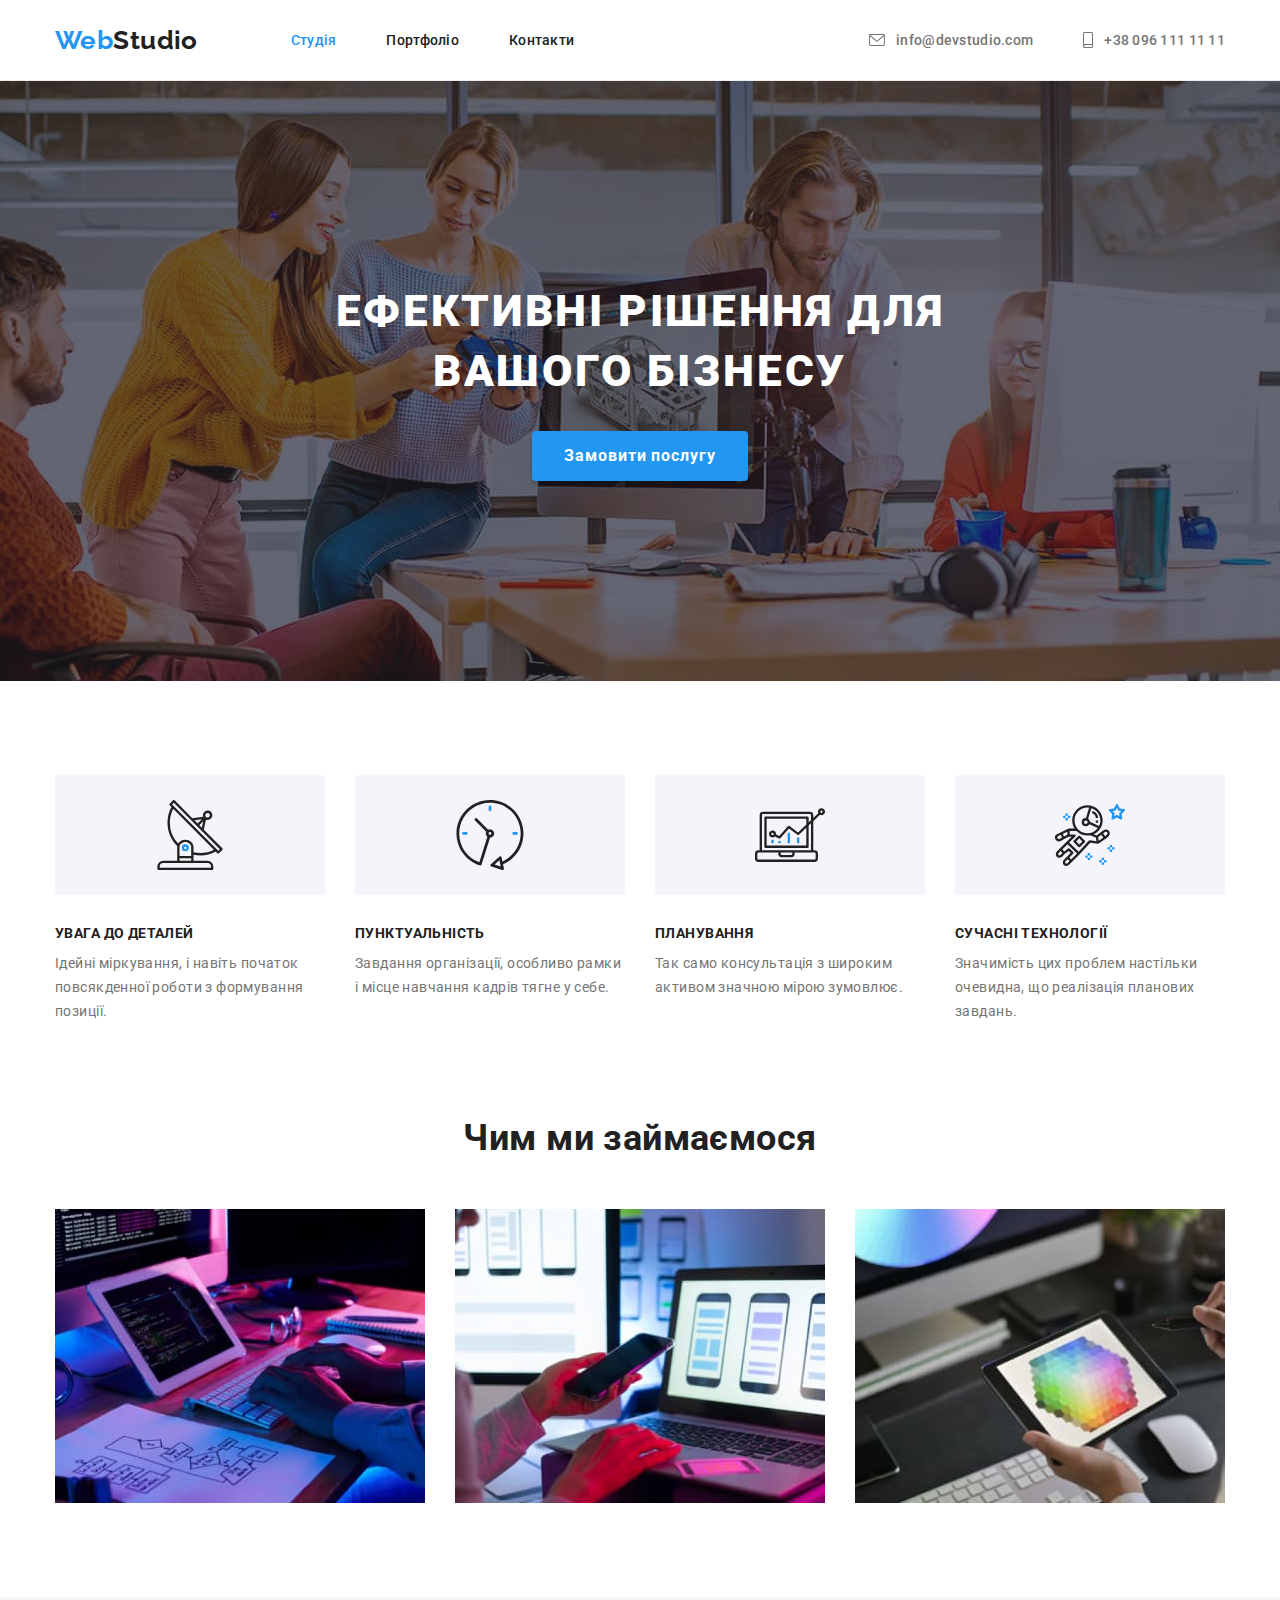
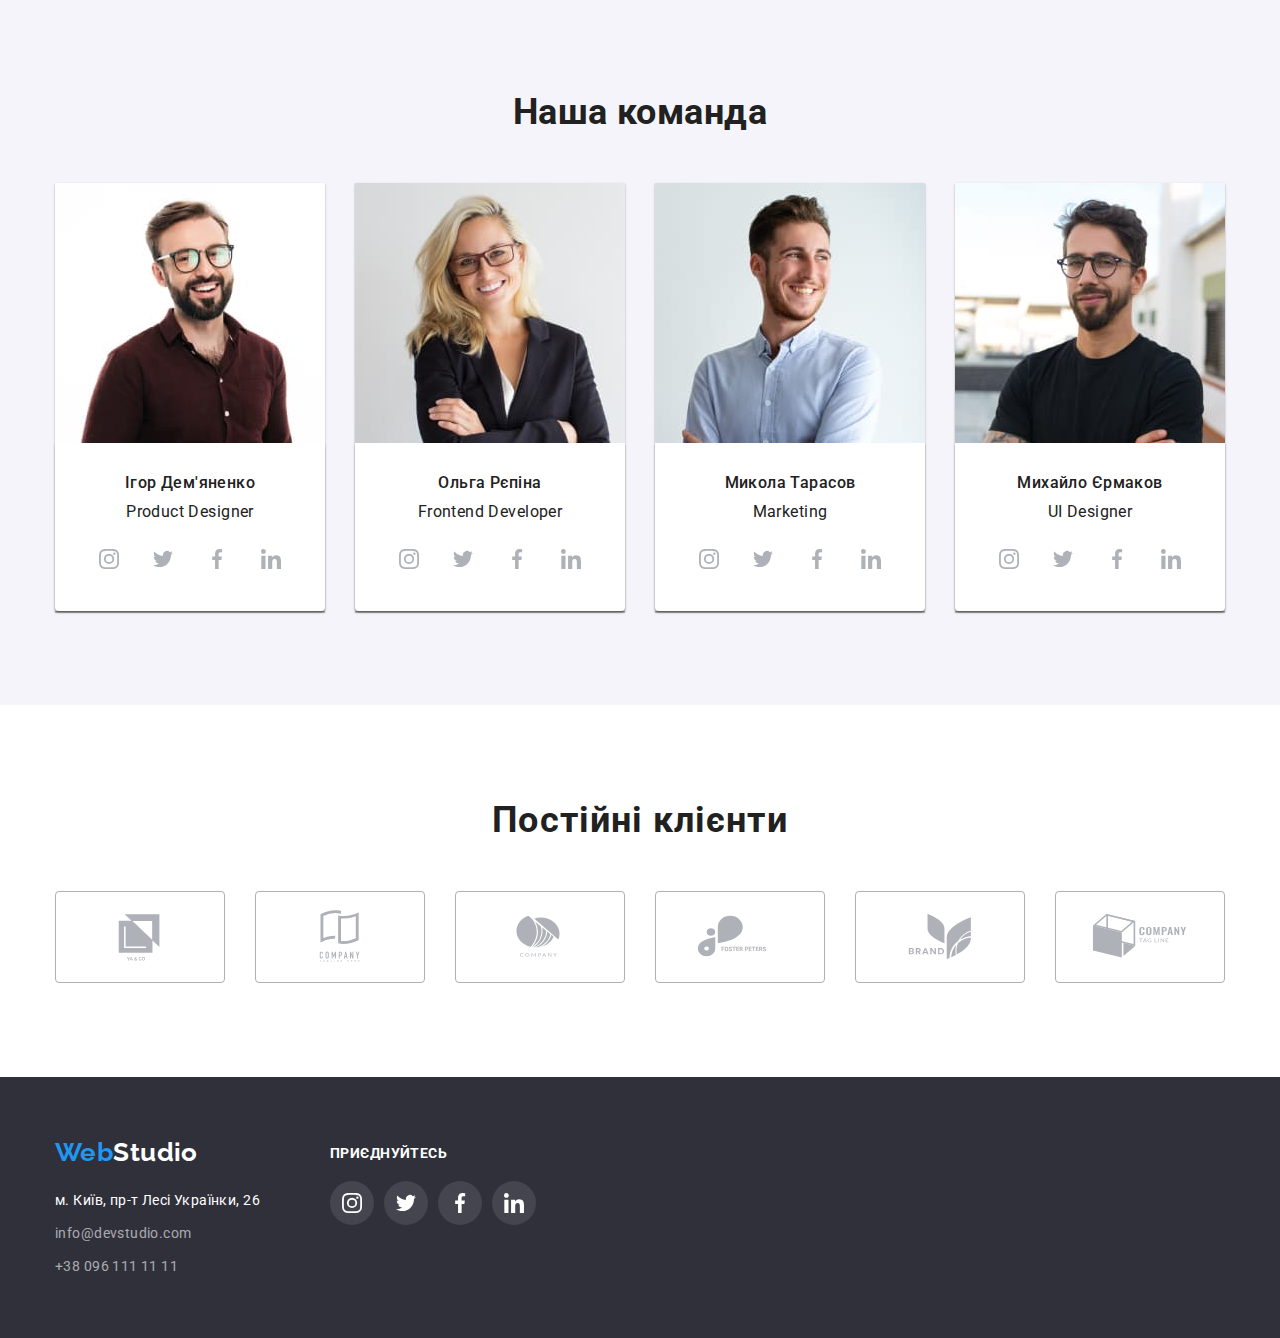
<file: index.html>
<!DOCTYPE html>
<html lang="uk">
  <head>
    <meta charset="UTF-8" />
    <meta http-equiv="X-UA-Compatible" content="IE=edge" />
    <meta name="viewport" content="width=device-width, initial-scale=1.0" />
    <title>Студія</title>
    <link rel="preconnect" href="https://fonts.googleapis.com" />
    <link rel="preconnect" href="https://fonts.gstatic.com" crossorigin />
    <link
      href="https://fonts.googleapis.com/css2?family=Raleway:wght@700&family=Roboto:wght@400;500;700;900&display=swap"
      rel="stylesheet"
    />
    <link
      rel="stylesheet"
      href="https://cdnjs.cloudflare.com/ajax/libs/modern-normalize/1.1.0/modern-normalize.css"
    />
    <link rel="stylesheet" href="./css/styles.css" />
  </head>
  <body>
    <!-- Шапка сайту -->
    <header class="site-header">
      <div class="container">
        <nav class="site-nav">
          <a class="site-nav-logo" href="./index.html"
            ><span class="logo-first">Web</span
            ><span class="logo-second">Studio</span></a
          >
          <ul class="site-nav-list list">
            <li class="item">
              <a class="site-nav-link curent" href="./index.html">Студія</a>
            </li>
            <li class="item">
              <a class="site-nav-link" href="./portfolio.html">Портфоліо</a>
            </li>
            <li class="item"><a class="site-nav-link" href="">Контакти</a></li>
          </ul>
          <ul class="contact list">
            <li class="item">
              <a class="contact-link" href="mailto:info@devstudio.com"
                ><svg class="contact-icon" width="16" height="12">
                  <use href="./images/icons.svg#icon-envelope"></use>
                </svg>
                <span>info@devstudio.com</span></a
              >
            </li>
            <li class="item">
              <a class="contact-link" href="tel:+380961111111"
                ><svg class="contact-icon" width="10" height="16">
                  <use href="./images/icons.svg#icon-smartphone"></use></svg
                ><span>+38 096 111 11 11</span></a
              >
            </li>
          </ul>
        </nav>
      </div>
    </header>
    <!-- Основний контент -->
    <main>
      <!-- Секція герой -->
      <section class="section-hero">
        <div class="container">
          <h1 class="hero-text">Ефективні рішення для вашого бізнесу</h1>
          <button class="hero-button button" type="button">
            Замовити послугу
          </button>
        </div>
      </section>
      <!-- Секція наші переваги -->
      <section class="section-benefits">
        <div class="container">
          <h2 class="benefits-title visually-hidden">Наші переваги</h2>
          <ul class="benefits-list list">
            <li>
              <div class="benefits-logo">
                <svg class="benefits-icon" width="70" height="70">
                  <use href="./images/icons.svg#icon-antenna"></use>
                </svg>
              </div>
              <h3 class="benefits-title">Увага до деталей</h3>
              <p class="benefits-text">
                Ідейні міркування, і навіть початок повсякденної роботи з
                формування позиції.
              </p>
            </li>
            <li>
              <div class="benefits-logo">
                <svg class="benefits-icon" width="70" height="70">
                  <use href="./images/icons.svg#icon-clock"></use>
                </svg>
              </div>
              <h3 class="benefits-title">Пунктуальність</h3>
              <p class="benefits-text">
                Завдання організації, особливо рамки і місце навчання кадрів
                тягне у себе.
              </p>
            </li>
            <li>
              <div class="benefits-logo">
                <svg class="benefits-icon" width="70" height="70">
                  <use href="./images/icons.svg#icon-diagram"></use>
                </svg>
              </div>
              <h3 class="benefits-title">Планування</h3>
              <p class="benefits-text">
                Так само консультація з широким активом значною мірою зумовлює.
              </p>
            </li>
            <li>
              <div class="benefits-logo">
                <svg class="benefits-icon" width="70" height="70">
                  <use href="./images/icons.svg#icon-astronaut"></use>
                </svg>
              </div>
              <h3 class="benefits-title">Сучасні технології</h3>
              <p class="benefits-text">
                Значимість цих проблем настільки очевидна, що реалізація
                планових завдань.
              </p>
            </li>
          </ul>
        </div>
      </section>
      <!-- Секція чим ми займаємося -->
      <section class="about-work">
        <div class="container">
          <h2 class="about-work-title">Чим ми займаємося</h2>
          <div class="about-work-galery">
            <img
              class="image"
              src="./images/img1.jpg"
              alt="робота за компютером"
              width="370"
            />
            <img
              class="image"
              src="./images/img2.jpg"
              alt="робота за телефоном"
              width="370"
            />
            <img
              class="image"
              src="./images/img3.jpg"
              alt="робота за планшетом"
              width="370"
            />
          </div>
        </div>
      </section>
      <!-- Секція наша команда -->
      <section class="our-team">
        <div class="container">
          <h2 class="team-title">Наша команда</h2>
          <ul class="team-list list">
            <li class="item">
              <img
                src="./images/ihor_demianenko.jpg"
                alt="хлопець в окулярах"
                width="270"
              />
              <div class="item-element">
                <h3 class="team-subtitle">Ігор Дем'яненко</h3>
                <p class="team-text">Product Designer</p>
                <div class="team-social-links">
                  <div class="team-social-links-logo">
                    <a class="social-link" href="#"
                      ><svg class="social-icon" width="20" height="20">
                        <use
                          href="./images/icons.svg#icon-instagram"
                        ></use></svg
                    ></a>
                  </div>
                  <div class="team-social-links-logo">
                    <a class="social-link" href="#"
                      ><svg class="social-icon" width="20" height="20">
                        <use href="./images/icons.svg#icon-twitter"></use></svg
                    ></a>
                  </div>
                  <div class="team-social-links-logo">
                    <a class="social-link" href="#"
                      ><svg class="social-icon" width="20" height="20">
                        <use href="./images/icons.svg#icon-facebook"></use></svg
                    ></a>
                  </div>
                  <div class="team-social-links-logo">
                    <a class="social-link" href="#"
                      ><svg class="social-icon" width="20" height="20">
                        <use href="./images/icons.svg#icon-linkedin"></use></svg
                    ></a>
                  </div>
                </div>
              </div>
            </li>
            <li class="item">
              <img
                src="./images/olga_repina.jpg"
                alt="дівчина в окулярах"
                width="270"
              />
              <div class="item-element">
                <h3 class="team-subtitle">Ольга Рєпіна</h3>
                <p class="team-text">Frontend Developer</p>
                <div class="team-social-links">
                  <div class="team-social-links-logo">
                    <a class="social-link" href="#"
                      ><svg class="social-icon" width="20" height="20">
                        <use
                          href="./images/icons.svg#icon-instagram"
                        ></use></svg
                    ></a>
                  </div>
                  <div class="team-social-links-logo">
                    <a class="social-link" href="#"
                      ><svg class="social-icon" width="20" height="20">
                        <use href="./images/icons.svg#icon-twitter"></use></svg
                    ></a>
                  </div>
                  <div class="team-social-links-logo">
                    <a class="social-link" href="#"
                      ><svg class="social-icon" width="20" height="20">
                        <use href="./images/icons.svg#icon-facebook"></use></svg
                    ></a>
                  </div>
                  <div class="team-social-links-logo">
                    <a class="social-link" href="#"
                      ><svg class="social-icon" width="20" height="20">
                        <use href="./images/icons.svg#icon-linkedin"></use></svg
                    ></a>
                  </div>
                </div>
              </div>
            </li>
            <li class="item">
              <img
                src="./images/mykola_tarasov.jpg"
                alt="хлопець в білій сорочці"
                width="270"
              />
              <div class="item-element">
                <h3 class="team-subtitle">Микола Тарасов</h3>
                <p class="team-text">Marketing</p>
                <div class="team-social-links">
                  <div class="team-social-links-logo">
                    <a class="social-link" href="#"
                      ><svg class="social-icon" width="20" height="20">
                        <use
                          href="./images/icons.svg#icon-instagram"
                        ></use></svg
                    ></a>
                  </div>
                  <div class="team-social-links-logo">
                    <a class="social-link" href="#"
                      ><svg class="social-icon" width="20" height="20">
                        <use href="./images/icons.svg#icon-twitter"></use></svg
                    ></a>
                  </div>
                  <div class="team-social-links-logo">
                    <a class="social-link" href="#"
                      ><svg class="social-icon" width="20" height="20">
                        <use href="./images/icons.svg#icon-facebook"></use></svg
                    ></a>
                  </div>
                  <div class="team-social-links-logo">
                    <a class="social-link" href="#"
                      ><svg class="social-icon" width="20" height="20">
                        <use href="./images/icons.svg#icon-linkedin"></use></svg
                    ></a>
                  </div>
                </div>
              </div>
            </li>
            <li class="item">
              <img
                src="./images/mykhailo_ermakov.jpg"
                alt="хлопець в чорній футболці"
                width="270"
              />
              <div class="item-element">
                <h3 class="team-subtitle">Михайло Єрмаков</h3>
                <p class="team-text">UI Designer</p>
                <div class="team-social-links">
                  <div class="team-social-links-logo">
                    <a class="social-link" href="#"
                      ><svg class="social-icon" width="20" height="20">
                        <use
                          href="./images/icons.svg#icon-instagram"
                        ></use></svg
                    ></a>
                  </div>
                  <div class="team-social-links-logo">
                    <a class="social-link" href="#"
                      ><svg class="social-icon" width="20" height="20">
                        <use href="./images/icons.svg#icon-twitter"></use></svg
                    ></a>
                  </div>
                  <div class="team-social-links-logo">
                    <a class="social-link" href="#"
                      ><svg class="social-icon" width="20" height="20">
                        <use href="./images/icons.svg#icon-facebook"></use></svg
                    ></a>
                  </div>
                  <div class="team-social-links-logo">
                    <a class="social-link" href="#"
                      ><svg class="social-icon" width="20" height="20">
                        <use href="./images/icons.svg#icon-linkedin"></use></svg
                    ></a>
                  </div>
                </div>
              </div>
            </li>
          </ul>
        </div>
      </section>
      <!-- Секція клієнти -->
      <section class="section-clients">
        <div class="container">
          <h2 class="clients-title">Постійні клієнти</h2>
          <ul class="clients-list list">
            <li class="client-item">
              <a class="clients-logo" href="#">
                <svg class="clients-icon" width="106" height="60">
                  <use href="./images/icons.svg#icon-company-1"></use>
                </svg>
              </a>
            </li>
            <li class="client-item">
              <a class="clients-logo" href="#">
                <svg class="clients-icon" width="106" height="60">
                  <use href="./images/icons.svg#icon-company-2"></use>
                </svg>
              </a>
            </li>
            <li class="client-item">
              <a class="clients-logo" href="#">
                <svg class="clients-icon" width="106" height="60">
                  <use href="./images/icons.svg#icon-company-3"></use>
                </svg>
              </a>
            </li>
            <li class="client-item">
              <a class="clients-logo" href="#">
                <svg class="clients-icon" width="106" height="60">
                  <use href="./images/icons.svg#icon-company-4"></use>
                </svg>
              </a>
            </li>
            <li class="client-item">
              <a class="clients-logo" href="#">
                <svg class="clients-icon" width="106" height="60">
                  <use href="./images/icons.svg#icon-company-5"></use>
                </svg>
              </a>
            </li>
            <li class="client-item">
              <a class="clients-logo" href="#">
                <svg class="clients-icon" width="106" height="60">
                  <use href="./images/icons.svg#icon-company-6"></use>
                </svg>
              </a>
            </li>
          </ul>
        </div>
      </section>
    </main>
    <!-- Підвал сайту -->
    <footer class="site-footer">
      <div class="container">
        <div class="footer">
          <div class="footer-information">
            <a class="site-nav-logo logo-footer" href="./index.html"
              ><span class="logo-first">Web</span
              ><span class="logo-second-footer">Studio</span></a
            >
            <address>
              <ul class="adres-list list">
                <li>
                  <a
                    class="addres"
                    href="https://goo.gl/maps/3w15q6gvffN8V6KR9"
                    target="_blank"
                    rel="noopener noreferrer nofollow"
                    >м. Київ, пр-т Лесі Українки, 26</a
                  >
                </li>
                <li>
                  <a
                    class="contact-link-footer"
                    href="mailto:info@devstudio.com"
                    >info@devstudio.com</a
                  >
                </li>
                <li>
                  <a class="contact-link-footer" href="tel:+380961111111"
                    >+38 096 111 11 11</a
                  >
                </li>
              </ul>
            </address>
          </div>
          <div class="our-social-networks">
            <h2 class="social-network-title">приєднуйтесь</h2>
            <div class="our-social-links">
              <a class="social-link-footer" href="#"
                ><svg class="social-icon" width="20" height="20">
                  <use href="./images/icons.svg#icon-instagram"></use></svg
              ></a>
              <a class="social-link-footer" href="#"
                ><svg class="social-icon" width="20" height="20">
                  <use href="./images/icons.svg#icon-twitter"></use></svg
              ></a>
              <a class="social-link-footer" href="#"
                ><svg class="social-icon" width="20" height="20">
                  <use href="./images/icons.svg#icon-facebook"></use></svg
              ></a>
              <a class="social-link-footer" href="#"
                ><svg class="social-icon" width="20" height="20">
                  <use href="./images/icons.svg#icon-linkedin"></use></svg
              ></a>
            </div>
          </div>
        </div>
      </div>
    </footer>
  </body>
</html>
</file>
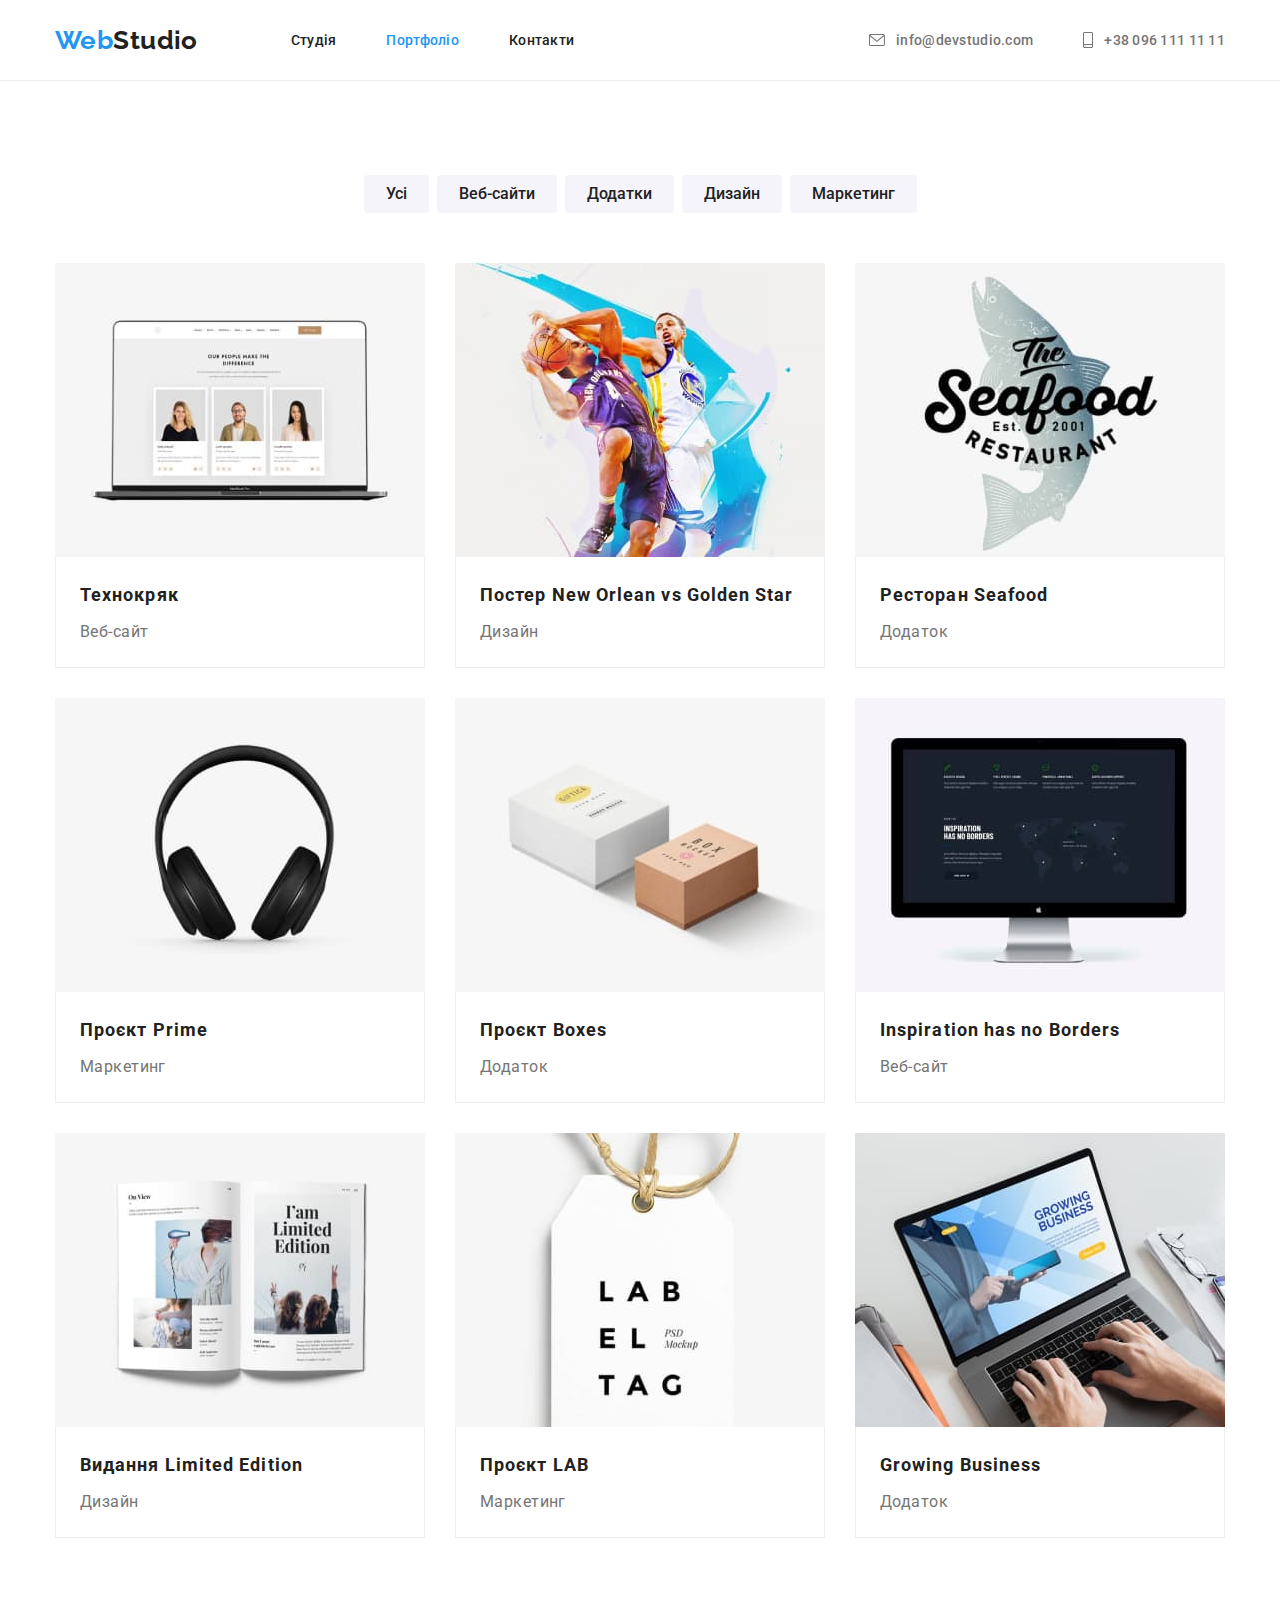
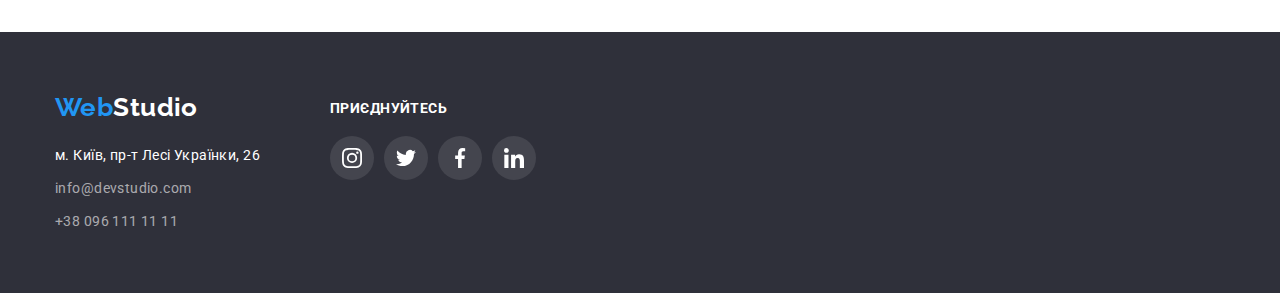
<file: portfolio.html>
<!DOCTYPE html>
<html lang="uk">
  <head>
    <meta charset="UTF-8" />
    <meta http-equiv="X-UA-Compatible" content="IE=edge" />
    <meta name="viewport" content="width=device-width, initial-scale=1.0" />
    <title>Портфоліо</title>
    <link rel="preconnect" href="https://fonts.googleapis.com" />
    <link rel="preconnect" href="https://fonts.gstatic.com" crossorigin />
    <link
      href="https://fonts.googleapis.com/css2?family=Raleway:wght@700&family=Roboto:wght@400;500;700;900&display=swap"
      rel="stylesheet"
    />
    <link
      rel="stylesheet"
      href="https://cdnjs.cloudflare.com/ajax/libs/modern-normalize/1.1.0/modern-normalize.css"
    />
    <link rel="stylesheet" href="./css/styles.css" />
  </head>
  <body>
    <!-- Шапка сайту -->
    <header class="site-header">
      <div class="container">
        <nav class="site-nav">
          <a class="site-nav-logo" href="./index.html"
            ><span class="logo-first">Web</span
            ><span class="logo-second">Studio</span></a
          >
          <ul class="site-nav-list list">
            <li class="item">
              <a class="site-nav-link" href="./index.html">Студія</a>
            </li>
            <li class="item">
              <a class="site-nav-link curent" href="./portfolio.html">Портфоліо</a>
            </li>
            <li class="item"><a class="site-nav-link" href="">Контакти</a></li>
          </ul>
          <ul class="contact list">
            <li class="item">
              <a class="contact-link" href="mailto:info@devstudio.com"
                ><svg class="contact-icon" width="16" height="12">
                  <use href="./images/icons.svg#icon-envelope"></use>
                </svg>
                <span>info@devstudio.com</span></a
              >
            </li>
            <li class="item">
              <a class="contact-link" href="tel:+380961111111"
                ><svg class="contact-icon" width="10" height="16">
                  <use href="./images/icons.svg#icon-smartphone"></use></svg
                ><span>+38 096 111 11 11</span></a
              >
            </li>
          </ul>
        </nav>
      </div>
    </header>
    <!-- Основний контент -->
    <main>
      <!-- Секція наші продукти -->
      <section class="products">
        <div class="container">
          <h1 class="products-title visually-hidden">Наші продукти</h1>
          <ul class="filter-list list">
            <li>
              <button class="filter-button button" type="button">Усі</button>
            </li>
            <li>
              <button class="filter-button button" type="button">
                Веб-сайти
              </button>
            </li>
            <li>
              <button class="filter-button button" type="button">
                Додатки
              </button>
            </li>
            <li>
              <button class="filter-button button" type="button">Дизайн</button>
            </li>
            <li>
              <button class="filter-button button" type="button">
                Маркетинг
              </button>
            </li>
          </ul>
          <ul class="portfolio-list list">
            <li class="item">
              <a class="portfolio-content link" href="#">
                <img
                  class="image"
                  src="./images/portfolio1.jpg"
                  alt="ноутбук з відкритим сайтом"
                  width="370"
                />
                <div class="portfolio-item">
                  <h2 class="portfolio-title">Технокряк</h2>
                  <p class="portfolio-subtitle">Веб-сайт</p>
                </div>
              </a>
            </li>
            <li class="item">
              <a class="portfolio-content link" href="#">
                <img
                  class="image"
                  src="./images/portfolio2.jpg"
                  alt="баскетболісти з м'ячем"
                  width="370"
                />
                <div class="portfolio-item">
                  <h2 class="portfolio-title">
                    Постер New Orlean vs Golden Star
                  </h2>
                  <p class="portfolio-subtitle">Дизайн</p>
                </div>
              </a>
            </li>
            <li class="item">
              <a class="portfolio-content link" href="#">
                <img
                  class="image"
                  src="./images/portfolio3.jpg"
                  alt="риба з текстом"
                  width="370"
                />
                <div class="portfolio-item">
                  <h2 class="portfolio-title">Ресторан Seafood</h2>
                  <p class="portfolio-subtitle">Додаток</p>
                </div>
              </a>
            </li>
            <li class="item">
              <a class="portfolio-content link" href="#">
                <img
                  class="image"
                  src="./images/portfolio4.jpg"
                  alt="чорні навушники"
                  width="370"
                />
                <div class="portfolio-item">
                  <h2 class="portfolio-title">Проєкт Prime</h2>
                  <p class="portfolio-subtitle">Маркетинг</p>
                </div>
              </a>
            </li>
            <li class="item">
              <a class="portfolio-content link" href="#">
                <img
                  class="image"
                  src="./images/portfolio5.jpg"
                  alt="дві коробочки"
                  width="370"
                />
                <div class="portfolio-item">
                  <h2 class="portfolio-title">Проєкт Boxes</h2>
                  <p class="portfolio-subtitle">Додаток</p>
                </div>
              </a>
            </li>
            <li class="item">
              <a class="portfolio-content link" href="#">
                <img
                  class="image"
                  src="./images/portfolio6.jpg"
                  alt="монітор з картою світу"
                  width="370"
                />
                <div class="portfolio-item">
                  <h2 class="portfolio-title">Inspiration has no Borders</h2>
                  <p class="portfolio-subtitle">Веб-сайт</p>
                </div>
              </a>
            </li>
            <li class="item">
              <a class="portfolio-content link" href="#">
                <img
                  class="image"
                  src="./images/portfolio7.jpg"
                  alt="відкритий журнал"
                  width="370"
                />
                <div class="portfolio-item">
                  <h2 class="portfolio-title">Видання Limited Edition</h2>
                  <p class="portfolio-subtitle">Дизайн</p>
                </div>
              </a>
            </li>
            <li class="item">
              <a class="portfolio-content link" href="#">
                <img
                  class="image"
                  src="./images/portfolio8.jpg"
                  alt="етикетка на нитці"
                  width="370"
                />
                <div class="portfolio-item">
                  <h2 class="portfolio-title">Проєкт LAB</h2>
                  <p class="portfolio-subtitle">Маркетинг</p>
                </div>
              </a>
            </li>
            <li class="item">
              <a class="portfolio-content link" href="#">
                <img
                  class="image"
                  src="./images/portfolio9.jpg"
                  alt="руки на клавіатурі ноутбуку"
                  width="370"
                />
                <div class="portfolio-item">
                  <h2 class="portfolio-title">Growing Business</h2>
                  <p class="portfolio-subtitle">Додаток</p>
                </div>
              </a>
            </li>
          </ul>
        </div>
      </section>
    </main>
    <!-- Підвал сайту -->
    <footer class="site-footer">
      <div class="container">
        <div class="footer">
          <div class="footer-information">
            <a class="site-nav-logo logo-footer" href="./index.html"
              ><span class="logo-first">Web</span
              ><span class="logo-second-footer">Studio</span></a
            >
            <address>
              <ul class="adres-list list">
                <li>
                  <a
                    class="addres"
                    href="https://goo.gl/maps/3w15q6gvffN8V6KR9"
                    target="_blank"
                    rel="noopener noreferrer nofollow"
                    >м. Київ, пр-т Лесі Українки, 26</a
                  >
                </li>
                <li>
                  <a
                    class="contact-link-footer"
                    href="mailto:info@devstudio.com"
                    >info@devstudio.com</a
                  >
                </li>
                <li>
                  <a class="contact-link-footer" href="tel:+380961111111"
                    >+38 096 111 11 11</a
                  >
                </li>
              </ul>
            </address>
          </div>
          <div class="our-social-networks">
            <h2 class="social-network-title">приєднуйтесь</h2>
            <div class="our-social-links">
              <a class="social-link-footer" href="#"
                ><svg class="social-icon" width="20" height="20">
                  <use href="./images/icons.svg#icon-instagram"></use></svg
              ></a>
              <a class="social-link-footer" href="#"
                ><svg class="social-icon" width="20" height="20">
                  <use href="./images/icons.svg#icon-twitter"></use></svg
              ></a>
              <a class="social-link-footer" href="#"
                ><svg class="social-icon" width="20" height="20">
                  <use href="./images/icons.svg#icon-facebook"></use></svg
              ></a>
              <a class="social-link-footer" href="#"
                ><svg class="social-icon" width="20" height="20">
                  <use href="./images/icons.svg#icon-linkedin"></use></svg
              ></a>
            </div>
          </div>
        </div>
      </div>
    </footer>
  </body>
</html>
</file>
<file: css/styles.css>
:root {
  --primary-text-color: #212121;
  --secondary-text-color: #757575;
  --accent-color: #2196f3;
  --white-text: #ffffff;
  --secondary-bacground-color: #f5f4fa;
  --third-bacground-color: #afb1b8;
}

body {
  color: var(--primary-text-color);
  font-family: "Roboto", sans-serif;
  background-color: var(--white-text);
  font-size: 14px;
  letter-spacing: 0.03em;
}
.list {
  list-style-type: none;
  padding-left: 0;
  margin: 0;
}
.link {
  text-decoration: none;
}
.container {
  width: 1200px;
  margin: 0 auto;
  padding: 0 15px;
}
.site-nav-logo {
  font-family: "Raleway", sans-serif;
  text-decoration: none;
  font-style: normal;
  font-weight: 700;
  font-size: 26px;
  line-height: calc(31 / 26);
}
.logo-first {
  color: var(--accent-color);
}
.logo-second {
  color: var(--primary-text-color);
}
.site-header {
  border-bottom-width: 1px;
  border-bottom-style: solid;
  border-bottom-color: #ececec;
}
.site-nav {
  display: flex;
  align-items: center;
}
.site-nav-list {
  display: flex;
  margin-left: 93px;
}
.site-nav-list .item {
  margin-right: 50px;
}
.site-nav-list > .item:last-child {
  margin-right: 0;
}
.site-nav-link {
  display: block;
  padding-top: 32px;
  padding-bottom: 32px;

  text-decoration: none;
  color: var(--primary-text-color);
  font-weight: 500;
  line-height: calc(16 / 14);
  letter-spacing: 0.02em;
}
.site-nav-link:hover,
.site-nav-link:focus {
  color: var(--accent-color);
}
.contact {
  display: flex;
  margin-left: auto;
}
.contact .item + .item {
  margin-left: 50px;
}
.contact-link {
  display: flex;
  padding-top: 32px;
  padding-bottom: 32px;
  align-items: center;

  text-decoration: none;
  color: var(--secondary-text-color);
  font-weight: 500;
  line-height: calc(16 / 14);
  letter-spacing: 0.02em;
  fill: var(--secondary-text-color);
}
.contact-icon {
  margin-right: 11px;
}
.contact-link:hover,
.contact-link:focus {
  color: var(--accent-color);
  fill: var(--accent-color);
}
.curent {
  color: var(--accent-color);
}
.section-hero {
  padding: 200px 0px;

  background-image: linear-gradient(
      rgba(47, 48, 58, 0.4),
      rgba(47, 48, 58, 0.4)
    ),
    url("../images/bg-image.jpg");
  background-repeat: no-repeat;
  background-position: 50% 50%;
  background-color: #c4c4c4;
}
.hero-text {
  margin: 0;
  margin-bottom: 30px;
  width: 696px;
  margin-left: auto;
  margin-right: auto;

  font-weight: 900;
  font-size: 44px;
  line-height: calc(60 / 44);
  text-align: center;
  letter-spacing: 0.06em;
  text-transform: uppercase;
  color: var(--white-text);
}
.hero-button {
  display: block;
  margin-left: auto;
  margin-right: auto;
  padding: 10px 32px;

  font-weight: 700;
  font-size: 16px;
  line-height: calc(30 / 16);
  align-items: center;
  text-align: center;
  letter-spacing: 0.06em;
  box-shadow: 0px 4px 4px rgba(0, 0, 0, 0.15);
  border-radius: 4px;
  color: var(--white-text);
  background-color: var(--accent-color);
  border: none;
  cursor: pointer;
  font-family: inherit;
}
.hero-button:hover,
.hero-button:focus {
  background-color: #188ce8;
}
.section-benefits {
  padding: 94px 0;
}
.visually-hidden {
  position: absolute;
  white-space: nowrap;
  width: 1px;
  height: 1px;
  overflow: hidden;
  border: 0;
  padding: 0;
  clip: rect(0 0 0 0);
  clip-path: inset(50%);
  margin: -1px;
}
.benefits-list {
  display: flex;
  flex-basis: calc(100% / 4);
}
.benefits-list li {
  margin-right: 30px;
}
.benefits-list li:last-child {
  margin-right: 0px;
}
.benefits-logo {
  display: flex;
  margin-bottom: 30px;
  width: 270px;
  height: 120px;
  justify-content: center;
  align-items: center;

  background-color: var(--secondary-bacground-color);
  border-radius: 4px;
}
.benefits-title {
  margin: 0;
  margin-bottom: 10px;

  font-size: 14px;
  font-weight: 700;
  line-height: calc(16 / 14);
  text-transform: uppercase;
  color: var(--primary-text-color);
}
.benefits-text {
  margin: 0;

  font-size: 14px;
  line-height: calc(24 / 14);
  letter-spacing: 0.03em;
  color: var(--secondary-text-color);
}
.about-work {
  margin-bottom: 94px;
}
.about-work-title {
  margin: 0;
  margin-bottom: 50px;

  font-weight: 700;
  font-size: 36px;
  line-height: calc(42 / 36);
  text-align: center;
  color: var(--primary-text-color);
}
.about-work-galery {
  display: flex;
}
.about-work-galery > img {
  flex-basis: calc((100%-30px) / 3);
  margin-right: 30px;
}
.about-work-galery > img:last-child {
  margin-right: 0px;
}
.our-team {
  padding: 94px 0px;
  background-color: var(--secondary-bacground-color);
}
.team-list {
  display: flex;
}
.team-list > .item {
  flex-basis: calc((100% - 30px) / 4);
  margin-right: 30px;
  box-shadow: 0px 1px 3px rgba(0, 0, 0, 0.12), 0px 1px 1px rgba(0, 0, 0, 0.14),
    0px 2px 1px rgba(0, 0, 0, 0.2);
}
.team-list > .item:last-child {
  margin-right: 0px;
}
.item > img {
  display: block;
}
.item-element {
  padding: 30px 0px;
  background-color: var(--white-text);
  box-shadow: 0px 1px 3px rgba(0, 0, 0, 0.12), 0px 1px 1px rgba(0, 0, 0, 0.14),
    0px 2px 1px rgba(0, 0, 0, 0.2);
  border-radius: 0px 0px 4px 4px;
}
.team-title {
  margin: 0;
  margin-bottom: 50px;

  font-weight: 700;
  font-size: 36px;
  line-height: calc(42 / 36);
  text-align: center;
  color: var(--primary-text-color);
}
.team-subtitle {
  margin: 0;
  margin-bottom: 10px;

  font-weight: 500;
  font-size: 16px;
  line-height: calc(19 / 16);
  text-align: center;
  color: var(--primary-text-color);
}
.team-text {
  margin: 0;

  font-size: 16px;
  line-height: calc(19 / 16);
  text-align: center;
  margin-bottom: 16px;
}
.team-social-links {
  display: flex;
  justify-content: center;
}
.team-social-links-logo {
  display: flex;

  margin-right: 10px;
}
.social-link {
  display: flex;
  width: 44px;
  height: 44px;
  justify-content: center;
  align-items: center;
  border-radius: 50%;
  fill: var(--third-bacground-color);
}
.social-link:hover,
.social-link:focus {
  background-color: var(--accent-color);
  fill: var(--white-text);
  cursor: pointer;
}
.team-social-links-logo:last-child {
  margin-right: 0px;
}
.section-clients {
  padding: 94px 0px;
}
.clients-title {
  margin: 0;
  margin-bottom: 50px;
  font-weight: 700;
  font-size: 36px;
  line-height: calc(42 / 36);
  text-align: center;
  letter-spacing: 0.03em;
}
.clients-list {
  display: flex;
}
.client-item {
  margin-right: 30px;
}
.client-item:last-child {
  margin-right: 0px;
}
.clients-logo {
  display: flex;

  width: 170px;
  height: 92px;
  justify-content: center;
  align-items: center;
  fill: var(--third-bacground-color);
  border: 1px solid var(--third-bacground-color);
  border-radius: 4px;
}
.clients-logo:hover,
.clients-logo:focus {
  border: 1px solid var(--accent-color);
  fill: var(--accent-color);
}
.site-footer {
  padding: 60px 0px;

  background-color: #2f303a;
}
.footer {
  display: flex;
}
.footer-information {
  margin-right: 70px;
}
.logo-footer {
  display: block;
  margin-bottom: 20px;
}
.logo-second-footer {
  color: var(--white-text);
}
.adres-list > li {
  margin-bottom: 9px;
}
.adres-list > li:last-child {
  margin-bottom: 0px;
}
.addres {
  line-height: calc(24 / 14);
  color: var(--white-text);
  font-style: normal;
  text-decoration: none;
}
.addres:hover,
.addres:focus {
  color: var(--accent-color);
}
.contact-link-footer {
  font-style: normal;
  text-decoration: none;
  line-height: 24px;
  color: rgba(255, 255, 255, 0.6);
}
.contact-link-footer:hover,
.contact-link-footer:focus {
  color: var(--accent-color);
}
.our-social-networks {
  margin-top: 8px;
}
.social-network-title {
  margin: 0;
  margin-bottom: 20px;
  font-weight: 700;
  font-size: 14px;
  line-height: 16px;
  letter-spacing: 0.03em;
  text-transform: uppercase;
  color: var(--white-text);
}
.our-social-links {
  display: flex;
  justify-content: center;
}
.social-link-footer {
  display: flex;
  width: 44px;
  height: 44px;
  justify-content: center;
  align-items: center;
  border-radius: 50%;
  fill: var(--white-text);
  background-color: rgba(255, 255, 255, 0.1);
  margin-right: 10px;
}
.social-link-footer:last-child {
  margin-right: 0px;
}
.social-link-footer:hover,
.social-link-footer:focus {
  background-color: var(--accent-color);
}
.products {
  padding: 94px 0px;
}
.filter-list {
  display: flex;
  margin-bottom: 50px;
  justify-content: center;
}
.filter-list > li {
  margin-right: 8px;
}
.filter-list > li:last-child {
  margin-right: 0px;
}
.filter-button {
  padding: 6px 22px;

  font-weight: 500;
  font-size: 16px;
  line-height: calc(26 / 16);
  text-align: center;
  color: var(--primary-text-color);
  background: var(--secondary-bacground-color);
  border-radius: 4px;
  border: none;
  cursor: pointer;
  font-family: "Roboto", sans-serif;
}
.filter-button:hover,
.filter-button:focus {
  background: var(--accent-color);
  color: var(--white-text);
  box-shadow: 0px 3px 1px rgba(0, 0, 0, 0.1), 0px 1px 2px rgba(0, 0, 0, 0.08),
    0px 2px 2px rgba(0, 0, 0, 0.12);
}
.portfolio-content > .image {
  display: block;
}
.portfolio-list {
  display: flex;
  flex-wrap: wrap;
}
.portfolio-list > .item {
  margin-right: 30px;
  margin-bottom: 30px;
}
.portfolio-list > .item:hover,
.portfolio-list > .item:hover {
  box-shadow: 0px 1px 1px rgba(0, 0, 0, 0.12), 0px 4px 4px rgba(0, 0, 0, 0.06),
    1px 4px 6px rgba(0, 0, 0, 0.16);
}
.portfolio-list > .item:nth-child(3n) {
  margin-right: 0px;
}
.portfolio-list > .item:nth-last-child(-n + 3) {
  margin-bottom: 0px;
}
.portfolio-item {
  padding: 20px 24px;
  border: 1px solid #eeeeee;
  border-top: 0;
}
.portfolio-title {
  margin: 0;
  margin-bottom: 4px;

  font-weight: 700;
  font-size: 18px;
  line-height: calc(36 / 18);
  letter-spacing: 0.06em;
  color: var(--primary-text-color);
}
.portfolio-subtitle {
  margin: 0;

  font-size: 16px;
  line-height: calc(30 / 16);
  color: var(--secondary-text-color);
}
</file>
